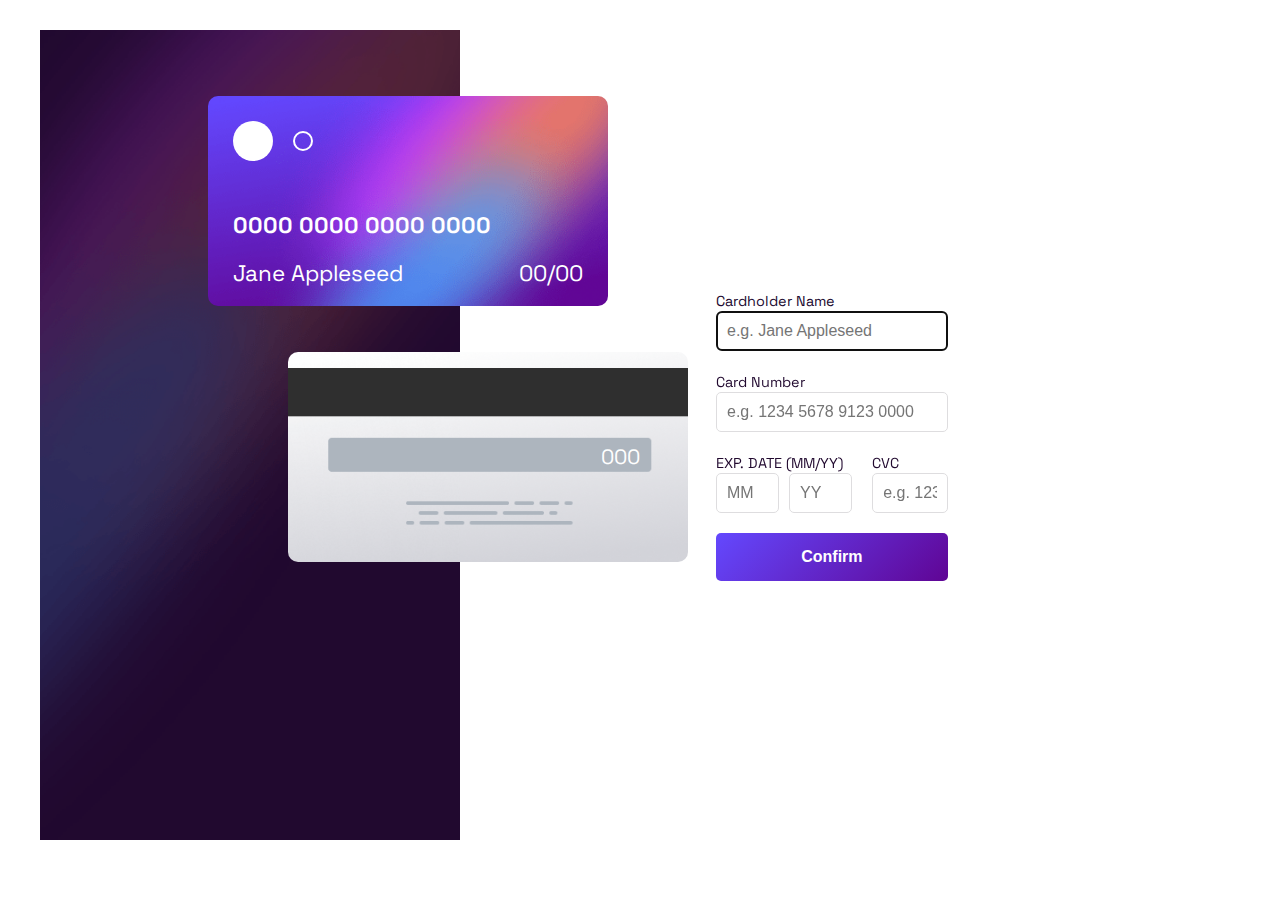
<file: index.html>
<!-- Thank you!
  We've added your card details
  Continue    -->
<!DOCTYPE html>
<html lang="en">
  <head>
    <meta charset="UTF-8" />
    <meta name="viewport" content="width=device-width, initial-scale=1.0" />
    <link rel="stylesheet" href="index.css" />
    <title>Interactive Card Details Form</title>
  </head>
  <body>
    <div class="container">
      <div class="violet-bg"></div>
      <div class="details-container">
        <div class="violet-bg-white">
          <div class="">
            <div class="images-container">
              <div class="circle">
                <div class="ellipsis"></div>
                <div class="ellipsis-2"></div>
              </div>
              <div>
                <h2 id="card-numbers" class="show-digits fontsize-controller">
                  0000 0000 0000 0000
                </h2>
                <div class="card-name-year">
                  <span
                    id="cardholder-names"
                    class="show-name fontsize-controller"
                    >Jane Appleseed</span
                  >
                  <div class="card-date-flex">
                    <span id="date" class="show-year fontsize-controller"
                      >00/</span
                    >
                    <span id="years" class="fontsize-controller">00</span>
                  </div>
                </div>
              </div>
            </div>
            <div class="image-2-container">
              <span id="show-cvc">000</span>
            </div>
          </div>
        </div>
        <!-- for form -->
        <div class="toggle-container">
        
        </div>
      </div>
    </div>
    <script src="./main.js"></script>
  </body>
</html>
</file>
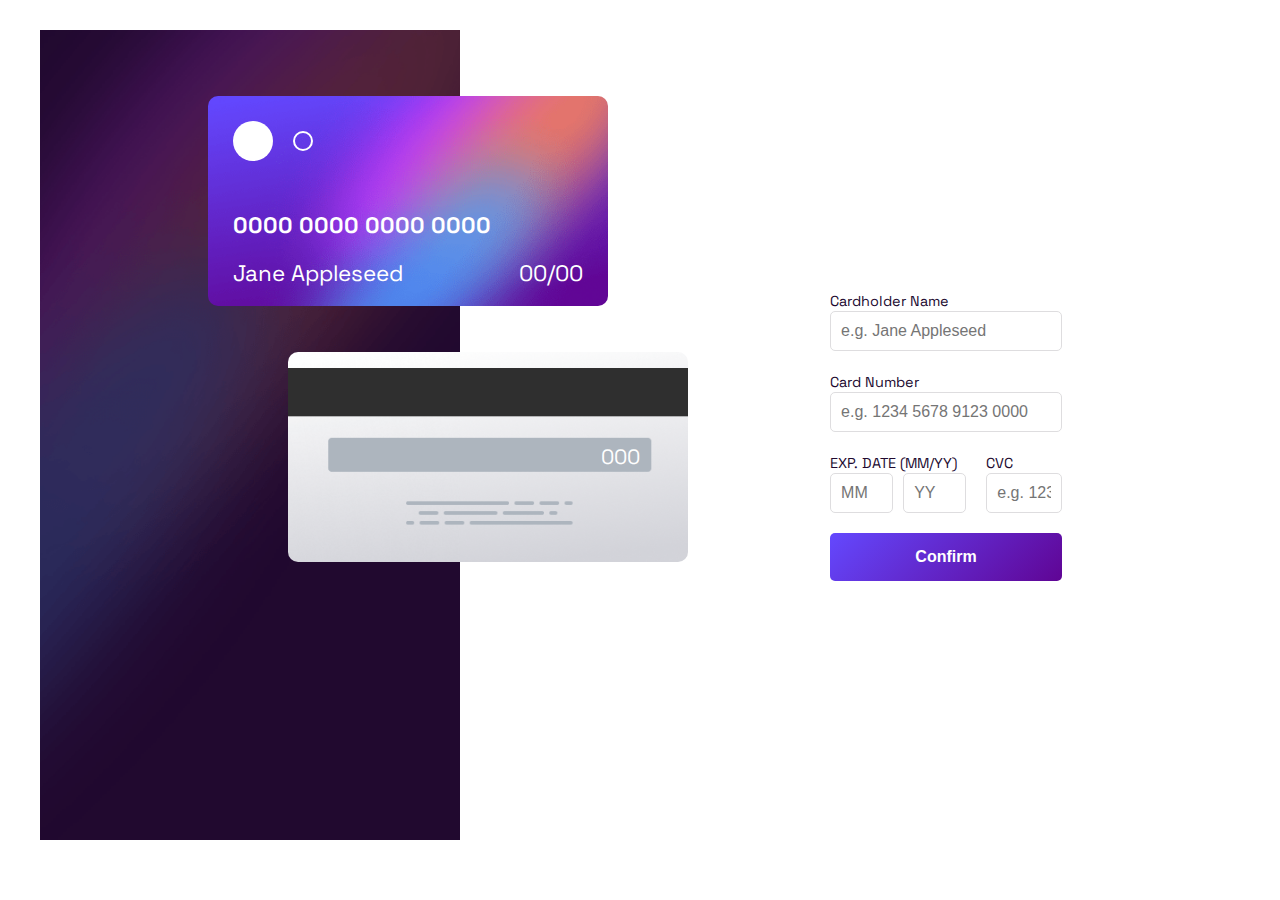
<file: main.html>
<!-- Thank you!
  We've added your card details
  Continue    -->
<!DOCTYPE html>
<html lang="en">
  <head>
    <meta charset="UTF-8" />
    <meta name="viewport" content="width=device-width, initial-scale=1.0" />
    <link rel="stylesheet" href="index.css" />
    <title>Interactive Card Details Form</title>
  </head>
  <body>
    <div class="container">
      <div class="violet-bg"></div>
      <div class="details-container">
        <div class="violet-bg-white">
          <div class="">
            <div class="images-container">
              <div class="circle">
                <div class="ellipsis"></div>
                <div class="ellipsis-2"></div>
              </div>
              <div>
                <h2 id="card-numbers" class="show-digits fontsize-controller">
                  0000 0000 0000 0000
                </h2>
                <div class="card-name-year">
                  <span
                    id="cardholder-names"
                    class="show-name fontsize-controller"
                    >Jane Appleseed</span
                  >
                  <div class="card-date-flex">
                    <span id="date" class="show-year fontsize-controller"
                      >00/</span
                    >
                    <span id="years" class="fontsize-controller">00</span>
                  </div>
                </div>
              </div>
            </div>
            <div class="image-2-container">
              <span id="show-cvc">000</span>
            </div>
          </div>
        </div>
        <!-- for form -->
        <div class="form-container">
          <form>
            <div class="card-details">
              <label for="cardholder-name">Cardholder Name</label>
              <input
                type="text"
                id="cardholder-name"
                placeholder="e.g. Jane Appleseed"
              />
              <span id="cardName-error" class="error"></span>
            </div>
            <div class="card-details">
              <label for="card-number">Card Number</label>
              <input
                type="text"
                id="card-number"
                placeholder="e.g. 1234 5678 9123 0000"
              />
              <span id="cardNumber-error" class="error"></span>
            </div>
            <div class="expiry-cvc">
              <div class="expiry">
                <label for="date">EXP. DATE (MM/YY)</label>
                <div class="date-inputs">
                  <div class="">
                    <input type="text" id="date-mm" placeholder="MM" />
                    <span id="cardMM-error" class="error"></span>
                  </div>
                  <div class="">
                    <input type="text" id="date-yy" placeholder="YY" />
                    <span id="cardYY-error" class="error"></span>
                  </div>
                </div>
              </div>
              <div class="cvc">
                <label for="cvc">CVC</label>
                <input type="text" id="cvc" placeholder="e.g. 123" />
                <span id="cardCVC-error" class="error"></span>
              </div>
            </div>
            <button type="submit" id="Confirm">Confirm</button>
          </form>
        </div>
      </div>
    </div>
    <script src="./script.js"></script>
  </body>
</html>
</file>
<file: index.css>
@import url("https://fonts.googleapis.com/css2?family=Space+Grotesk:wght@300..700&display=swap");

html,
body {
  box-sizing: border-box;
  font-family: "Space Grotesk", sans-serif;
  margin: 0;
  padding: 0;
}

*,
*::before,
*::after {
  box-sizing: inherit;
}

:root {
  --gradient-bg: linear-gradient(
    135deg,
    hsl(249, 99%, 64%),
    hsl(278, 94%, 30%)
  );
  --red: hsl(0, 100%, 66%);
  --white: hsl(0, 0%, 100%);
  --light-grayish-violet: hsl(270, 3%, 87%);
  --dark-grayish-violet: hsl(279, 6%, 55%);
  --very-dark-violet: hsl(278, 68%, 11%);
}

.container {
  margin: 30px 40px;
  display: flex;
}

.violet-bg {
  background: url(./images/bg-main-desktop.png) no-repeat center center;
  background-size: cover;
  width: 35%;
  height: 90vh;
}

.card-container {
  position: relative;
  width: 80%;
}
.details-container {
  width: 65%;
  background-color: var(--white);
  padding: 2em 4em;
  display: flex;
  align-items: center;
  justify-content: center;
}
.form-container {
  width: 65%;
  background-color: var(--white);
  padding: 2em 0;
  padding-left: 12em;
  display: flex;
  align-items: center;
  justify-content:center;
 
}

form {
  width: 100%;
  max-width: 550px;
  display: flex;
  height: 100%;
  flex-direction: column;
 
}

.card-details,
.expiry-cvc {
  margin-bottom: 20px;
}

label {
  font-size: 0.9rem;
  color: var(--very-dark-violet);
  margin-bottom: 5px;
}

input {
  width: 100%;
  padding: 10px;
  font-size: 1rem;
  color: var(--very-dark-violet);
  border: 1px solid var(--light-grayish-violet);
  border-radius: 5px;
}

.expiry-cvc {
  display: flex;
  gap: 20px;
}

.expiry .date-inputs {
  display: flex;
  gap: 10px;
}

button {
  padding: 15px;
  font-size: 1rem;
  font-weight: 600;
  color: var(--white);
  background: var(--gradient-bg);
  border: none;
  border-radius: 5px;
  cursor: pointer;
  transition: background 0.3s ease;
}

/* for imge con */
.images-container {
  background: url(./images/bg-card-front.png) no-repeat center center;
  background-size: cover;
  width: 400px;
  height: 210px;
  border-radius: 10px;
  position: absolute;
  top: 6em;
  left: 13em;
  padding: 25px;
  color: white;
}

.card-name-year {
  display: flex;
  align-items: center;
  justify-content: space-between;
}

.ellipsis {
  background-color: white;
  width: 40px;
  height: 40px;
  border-radius: 50px;
}
.ellipsis-2 {
  border: 2px solid white;
  width: 20px;
  height: 20px;
  border-radius: 50px;
}
.circle {
  display: flex;
  align-items: center;
  gap: 20px;
  margin-bottom: 50px;
}
.card-date-flex {
  display: flex;
  align-items: center;
}
.fontsize-controller {
  font-size: 1.4rem;
}

.image-2-container {
  background: url(./images/bg-card-back.png) no-repeat center center;
  background-size: cover;
  max-width: 400px;
  width: 100%;
  height: 210px;
  border-radius: 10px;
  position: absolute;
  top: 22em;
  left: 18em;
  color: white;
}

#show-cvc {
  z-index: 1;
  font-size: 1.3rem;
  position: absolute;
  top: 50%;
  left: 83%;
  transform: translate(-50%, -50%);
}
.error {
  color: var(--red);
  font-size: 0.6rem;
}

@media screen and (max-width: 600px) {
  .container {
    display: flex;
    flex-direction: column;
    margin: 0;
    padding: 1px;
  }
  .violet-bg {
    width: 100%;
    height: 290px;
    margin-bottom: 2em;
  }
  .images-container {
    max-width: 260px;
    width: 100%;
    height: 160px;
    position: absolute;
    top: 9.1em;
    left: 1em;
    padding: 10px;
    z-index: 1;
  }
  .image-2-container {
    max-width: 260px;
    width: 100%;
    height: 160px;
    position: absolute;
    top: 3em;
    left: 3.3em;
    padding: 10px;
  }

  .fontsize-controller {
    font-size: 1rem;
  }
  .details-container,
  .form-container {
    width: 100%;
    padding: 10px;
    margin: 0;
  }

  form {
    width: 100%;
    max-width: 100%;
    padding: 0;
    margin: 0;
  }
}
</file>
